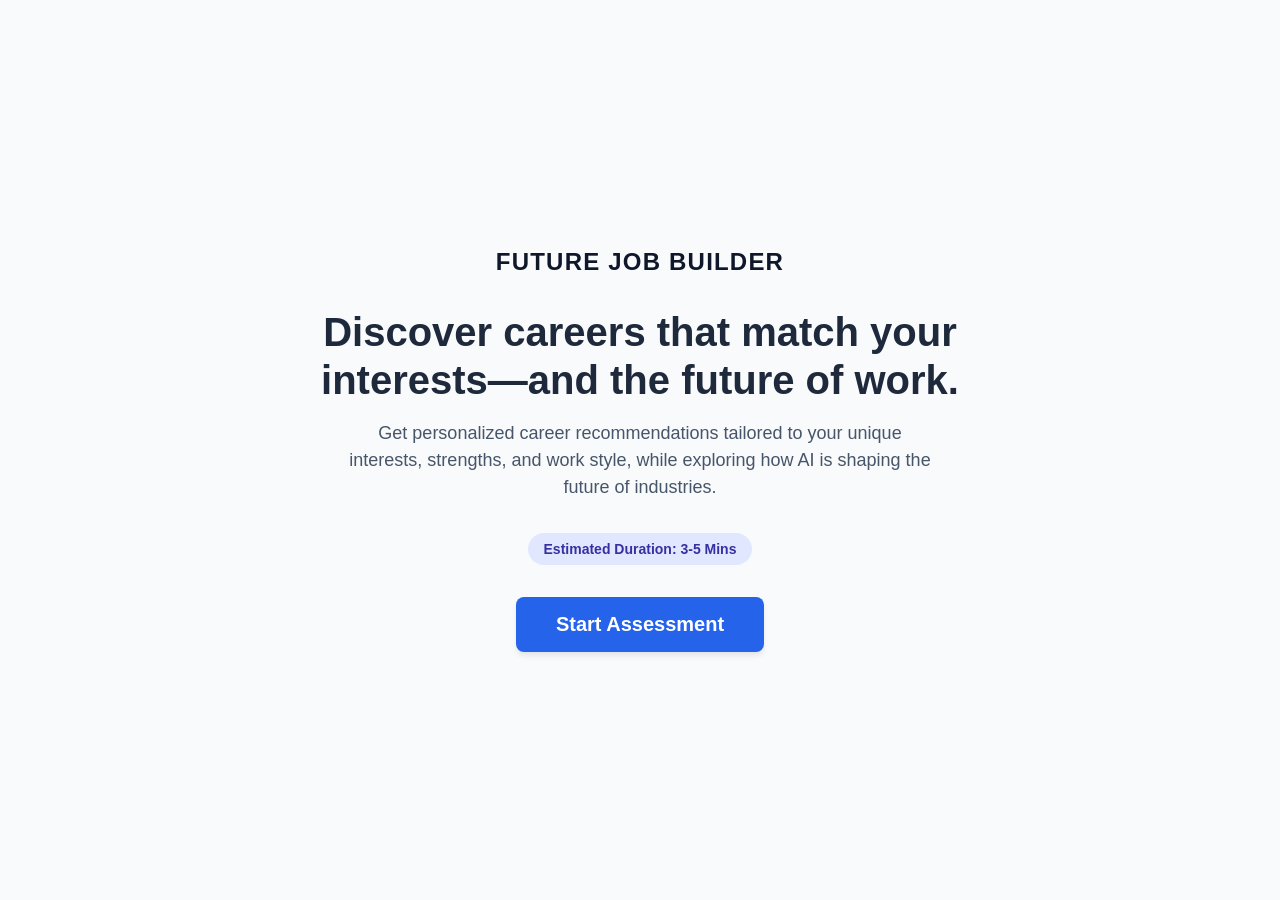
<file: templates/index.html>
<!DOCTYPE html>
<html lang="en">
<head>
    <meta charset="UTF-8">
    <meta name="viewport" content="width=device-width, initial-scale=1.0">
    <title>Future Job Builder</title>
    
    <style>
        /* All CSS is included internally here to avoid creating external files */
        body {
            font-family: 'Segoe UI', Tahoma, Geneva, Verdana, sans-serif;
            margin: 0;
            padding: 0;
            display: flex;
            flex-direction: column;
            align-items: center;
            justify-content: center;
            min-height: 100vh;
            background-color: #f8fafc;
            text-align: center;
        }
        .header-container {
            margin-bottom: 2rem;
        }
        .header-container h1 {
            color: #0f172a;
            font-size: 1.5rem;
            margin: 0;
            text-transform: uppercase;
            letter-spacing: 0.05em;
        }
        .hero-text {
            font-size: 2.5rem;
            color: #1e293b;
            max-width: 800px;
            margin: 0 auto 1rem auto;
            line-height: 1.2;
        }
        .explanation {
            font-size: 1.125rem;
            color: #475569;
            max-width: 600px;
            margin: 0 auto 2rem auto;
            line-height: 1.5;
        }
        .duration-badge {
            display: inline-block;
            background-color: #e0e7ff;
            color: #3730a3;
            padding: 0.5rem 1rem;
            border-radius: 9999px;
            font-weight: 600;
            margin-bottom: 2rem;
            font-size: 0.875rem;
        }
        .cta-button {
            display: inline-block;
            background-color: #2563eb;
            color: #ffffff;
            padding: 1rem 2.5rem;
            font-size: 1.25rem;
            font-weight: bold;
            text-decoration: none;
            border-radius: 0.5rem;
            box-shadow: 0 4px 6px -1px rgba(0, 0, 0, 0.1);
            transition: background-color 0.2s ease-in-out;
        }
        .cta-button:hover {
            background-color: #1d4ed8;
        }
    </style>
</head>
<body>
    <header class="header-container">
        <!-- Minimalistic viewport header -->
        <h1>Future Job Builder</h1>
    </header>
    
    <main>
        <!-- Prominent hero text block -->
        <h2 class="hero-text">Discover careers that match your interests&mdash;and the future of work.</h2>
        
        <!-- Brief explanation of the platform -->
        <p class="explanation">
            Get personalized career recommendations tailored to your unique interests, strengths, and work style, while exploring how AI is shaping the future of industries.
        </p>
        
        <!-- Inline clear visual badge for metadata metrics -->
        <div class="duration-badge">
            Estimated Duration: 3-5 Mins
        </div>
        
        <br>
        
        <!-- Distinct, high-contrast Call-to-Action button mapping natively to /assessment -->
        <a href="/assessment" class="cta-button">Start Assessment</a>
    </main>
</body>
</html>
</file>
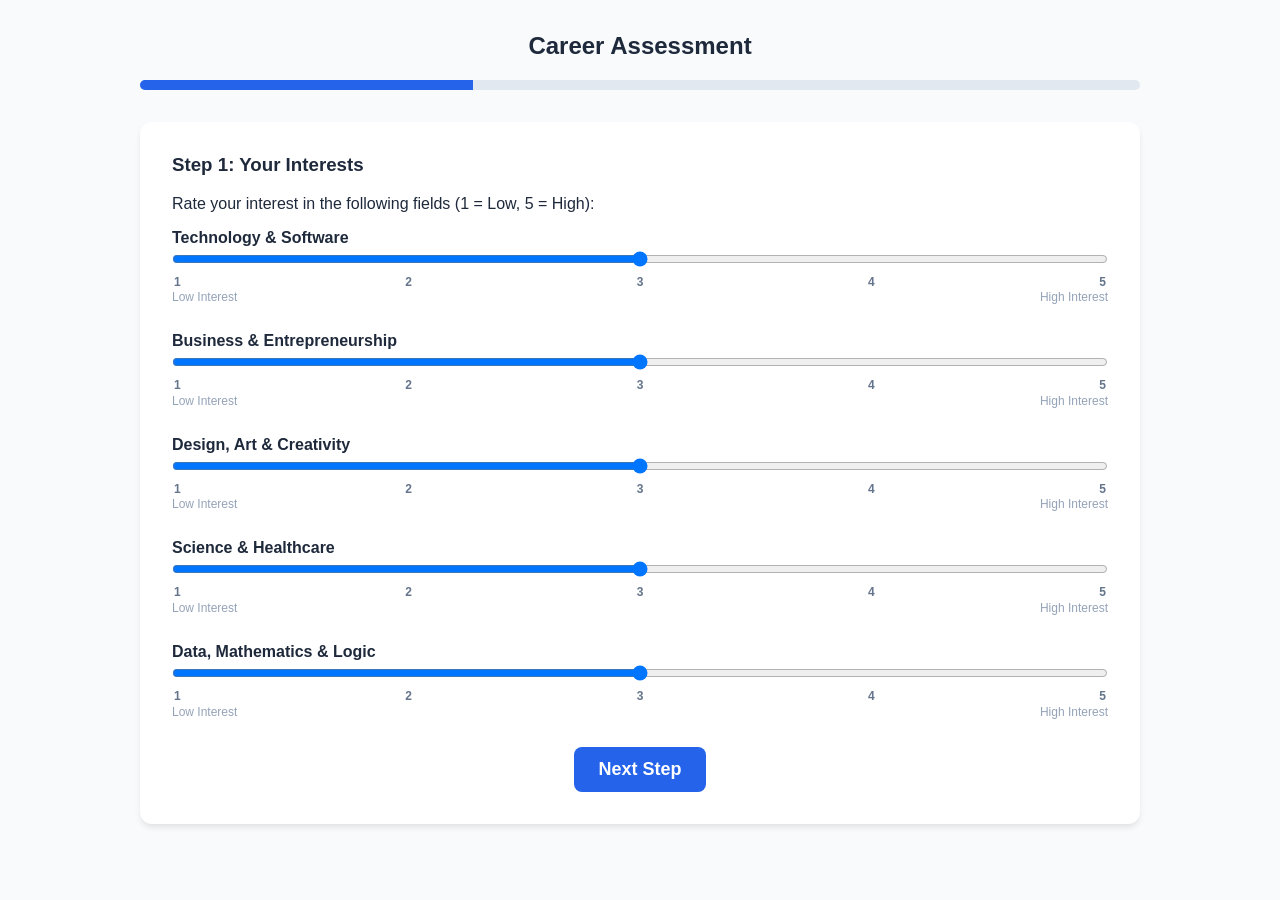
<file: templates/assessment.html>
<!DOCTYPE html>
<html lang="en">
<head>
    <meta charset="UTF-8">
    <meta name="viewport" content="width=device-width, initial-scale=1.0">
    <title>Career Assessment - Future Job Builder</title>
    <link rel="stylesheet" href="/static/css/style.css">
    <style>
        /* Slider Indicator Styles */
        .slider-group {
            margin-bottom: 1.75rem;
            text-align: left;
        }
        .slider-group label {
            display: block;
            font-weight: 600;
            margin-bottom: 0.25rem;
            color: #1e293b;
        }
        .slider-wrapper {
            display: flex;
            align-items: center;
            gap: 1rem;
        }
        .slider-side-label {
            font-size: 0.875rem;
            font-weight: 500;
            color: #475569;
            min-width: 110px;
        }
        .slider-side-label.left { text-align: right; }
        .slider-side-label.right { text-align: left; }
        
        .slider-container {
            flex-grow: 1;
        }
        .slider-container input[type="range"] {
            width: 100%;
            margin: 0;
            cursor: pointer;
        }
        .slider-ticks {
            display: flex;
            justify-content: space-between;
            padding: 0 2px;
            margin-top: 0.25rem;
        }
        .slider-ticks span {
            font-size: 0.75rem;
            color: #64748b;
            font-weight: 600;
        }
        .slider-word-labels {
            display: flex;
            justify-content: space-between;
            font-size: 0.75rem;
            color: #94a3b8;
            margin-top: 0.1rem;
        }
        .textarea-group {
            margin-bottom: 1.5rem;
            text-align: left;
        }
        .textarea-group label {
            display: block;
            font-weight: 600;
            margin-bottom: 0.5rem;
            color: #1e293b;
        }
        .textarea-group textarea {
            width: 100%;
            min-height: 80px;
            padding: 0.75rem;
            border: 1px solid #cbd5e1;
            border-radius: 0.375rem;
            font-family: inherit;
            font-size: 0.95rem;
            box-sizing: border-box;
            resize: vertical;
        }
    </style>
</head>
<body>
    <div class="container">
        <h2 class="text-center">Career Assessment</h2>
        
        <div class="progress-container">
            <div class="progress-bar" id="progressBar"></div>
        </div>

        <form id="assessmentForm">
            <div class="assessment-section" id="section-interests">
                <h3>Step 1: Your Interests</h3>
                <p>Rate your interest in the following fields (1 = Low, 5 = High):</p>
                
                <div class="slider-group">
                    <label>Technology & Software</label>
                    <div class="slider-container">
                        <input type="range" name="interests.tech" min="1" max="5" value="3" step="1" list="tickmarks">
                        <div class="slider-ticks"><span>1</span><span>2</span><span>3</span><span>4</span><span>5</span></div>
                        <div class="slider-word-labels"><span>Low Interest</span><span>High Interest</span></div>
                    </div>
                </div>

                <div class="slider-group">
                    <label>Business & Entrepreneurship</label>
                    <div class="slider-container">
                        <input type="range" name="interests.business" min="1" max="5" value="3" step="1">
                        <div class="slider-ticks"><span>1</span><span>2</span><span>3</span><span>4</span><span>5</span></div>
                        <div class="slider-word-labels"><span>Low Interest</span><span>High Interest</span></div>
                    </div>
                </div>

                <div class="slider-group">
                    <label>Design, Art & Creativity</label>
                    <div class="slider-container">
                        <input type="range" name="interests.design" min="1" max="5" value="3" step="1">
                        <div class="slider-ticks"><span>1</span><span>2</span><span>3</span><span>4</span><span>5</span></div>
                        <div class="slider-word-labels"><span>Low Interest</span><span>High Interest</span></div>
                    </div>
                </div>

                <div class="slider-group">
                    <label>Science & Healthcare</label>
                    <div class="slider-container">
                        <input type="range" name="interests.science" min="1" max="5" value="3" step="1">
                        <div class="slider-ticks"><span>1</span><span>2</span><span>3</span><span>4</span><span>5</span></div>
                        <div class="slider-word-labels"><span>Low Interest</span><span>High Interest</span></div>
                    </div>
                </div>

                <div class="slider-group">
                    <label>Data, Mathematics & Logic</label>
                    <div class="slider-container">
                        <input type="range" name="interests.data" min="1" max="5" value="3" step="1">
                        <div class="slider-ticks"><span>1</span><span>2</span><span>3</span><span>4</span><span>5</span></div>
                        <div class="slider-word-labels"><span>Low Interest</span><span>High Interest</span></div>
                    </div>
                </div>

                <div class="text-center">
                    <button type="button" class="btn next-btn">Next Step</button>
                </div>
            </div>

            <div class="assessment-section" id="section-strengths">
                <h3>Step 2: Personal Strengths</h3>
                <p>Rate your confidence in the following skills (1 = Weak, 5 = Strong):</p>
                
                <div class="slider-group">
                    <label>Leadership & Initiative</label>
                    <div class="slider-container">
                        <input type="range" name="strengths.leadership" min="1" max="5" value="3" step="1">
                        <div class="slider-ticks"><span>1</span><span>2</span><span>3</span><span>4</span><span>5</span></div>
                        <div class="slider-word-labels"><span>Needs Work</span><span>Very Strong</span></div>
                    </div>
                </div>

                <div class="slider-group">
                    <label>Problem Solving & Critical Thinking</label>
                    <div class="slider-container">
                        <input type="range" name="strengths.problem_solving" min="1" max="5" value="3" step="1">
                        <div class="slider-ticks"><span>1</span><span>2</span><span>3</span><span>4</span><span>5</span></div>
                        <div class="slider-word-labels"><span>Needs Work</span><span>Very Strong</span></div>
                    </div>
                </div>

                <div class="slider-group">
                    <label>Analytical & Mathematical Thinking</label>
                    <div class="slider-container">
                        <input type="range" name="strengths.analytical" min="1" max="5" value="3" step="1">
                        <div class="slider-ticks"><span>1</span><span>2</span><span>3</span><span>4</span><span>5</span></div>
                        <div class="slider-word-labels"><span>Needs Work</span><span>Very Strong</span></div>
                    </div>
                </div>

                <div class="slider-group">
                    <label>Teamwork & Communication</label>
                    <div class="slider-container">
                        <input type="range" name="strengths.teamwork" min="1" max="5" value="3" step="1">
                        <div class="slider-ticks"><span>1</span><span>2</span><span>3</span><span>4</span><span>5</span></div>
                        <div class="slider-word-labels"><span>Needs Work</span><span>Very Strong</span></div>
                    </div>
                </div>

                <div class="slider-group">
                    <label>Adaptability & Learning Speed</label>
                    <div class="slider-container">
                        <input type="range" name="strengths.adaptability" min="1" max="5" value="3" step="1">
                        <div class="slider-ticks"><span>1</span><span>2</span><span>3</span><span>4</span><span>5</span></div>
                        <div class="slider-word-labels"><span>Needs Work</span><span>Very Strong</span></div>
                    </div>
                </div>

                <div class="text-center">
                    <button type="button" class="btn prev-btn" style="background:#64748b; margin-right: 1rem;">Back</button>
                    <button type="button" class="btn next-btn">Next Step</button>
                </div>
            </div>

            <div class="assessment-section" id="section-preferences">
                <h3>Step 3: Work Preferences & Priorities</h3>
                <p>Adjust the sliders according to your preferences:</p>

                <div class="slider-group">
                    <label style="text-align: center; margin-bottom: 0.5rem;">Collaboration Style</label>
                    <div class="slider-wrapper">
                        <span class="slider-side-label left">Independent Work</span>
                        <div class="slider-container">
                            <input type="range" name="preferences.collaborative" min="1" max="5" value="3" step="1">
                            <div class="slider-ticks"><span>1</span><span>2</span><span>3</span><span>4</span><span>5</span></div>
                        </div>
                        <span class="slider-side-label right">Team Collaboration</span>
                    </div>
                </div>

                <div class="slider-group">
                    <label style="text-align: center; margin-bottom: 0.5rem;">Work Strategy</label>
                    <div class="slider-wrapper">
                        <span class="slider-side-label left">Hands-On Execution</span>
                        <div class="slider-container">
                            <input type="range" name="preferences.strategic" min="1" max="5" value="3" step="1">
                            <div class="slider-ticks"><span>1</span><span>2</span><span>3</span><span>4</span><span>5</span></div>
                        </div>
                        <span class="slider-side-label right">Strategic Planning</span>
                    </div>
                </div>

                <div class="slider-group">
                    <label>High Salary Potential</label>
                    <div class="slider-container">
                        <input type="range" name="priorities.salary" min="1" max="5" value="3" step="1">
                        <div class="slider-ticks"><span>1</span><span>2</span><span>3</span><span>4</span><span>5</span></div>
                        <div class="slider-word-labels"><span>Not Important</span><span>Essential</span></div>
                    </div>
                </div>

                <div class="slider-group">
                    <label>Innovation & Social Impact</label>
                    <div class="slider-container">
                        <input type="range" name="priorities.innovation" min="1" max="5" value="3" step="1">
                        <div class="slider-ticks"><span>1</span><span>2</span><span>3</span><span>4</span><span>5</span></div>
                        <div class="slider-word-labels"><span>Not Important</span><span>Essential</span></div>
                    </div>
                </div>

                <div class="slider-group">
                    <label>Work-Life Balance & Stability</label>
                    <div class="slider-container">
                        <input type="range" name="priorities.flexibility" min="1" max="5" value="3" step="1">
                        <div class="slider-ticks"><span>1</span><span>2</span><span>3</span><span>4</span><span>5</span></div>
                        <div class="slider-word-labels"><span>Not Important</span><span>Essential</span></div>
                    </div>
                </div>

                <hr style="border: none; border-top: 1px solid #e2e8f0; margin: 2rem 0;">

                <div class="textarea-group">
                    <label for="userLikes">What activities, topics, or subjects do you enjoy most?</label>
                    <textarea id="userLikes" name="text_inputs.likes" placeholder="e.g., Coding small projects, designing graphics, organizing events, biology, helping friends solve problems..."></textarea>
                </div>

                <div class="textarea-group">
                    <label for="userDislikes">What work environments or activities do you dislike or want to avoid?</label>
                    <textarea id="userDislikes" name="text_inputs.dislikes" placeholder="e.g., Doing repetitive math problems, public speaking, working late nights, sitting alone all day..."></textarea>
                </div>

                <div class="text-center">
                    <button type="button" class="btn prev-btn" style="background:#64748b; margin-right: 1rem;">Back</button>
                    <button type="submit" class="btn" style="background:#16a34a;">Submit Assessment</button>
                </div>
            </div>
        </form>
    </div>

    <script src="/static/js/app.js"></script>
</body>
</html>
</file>
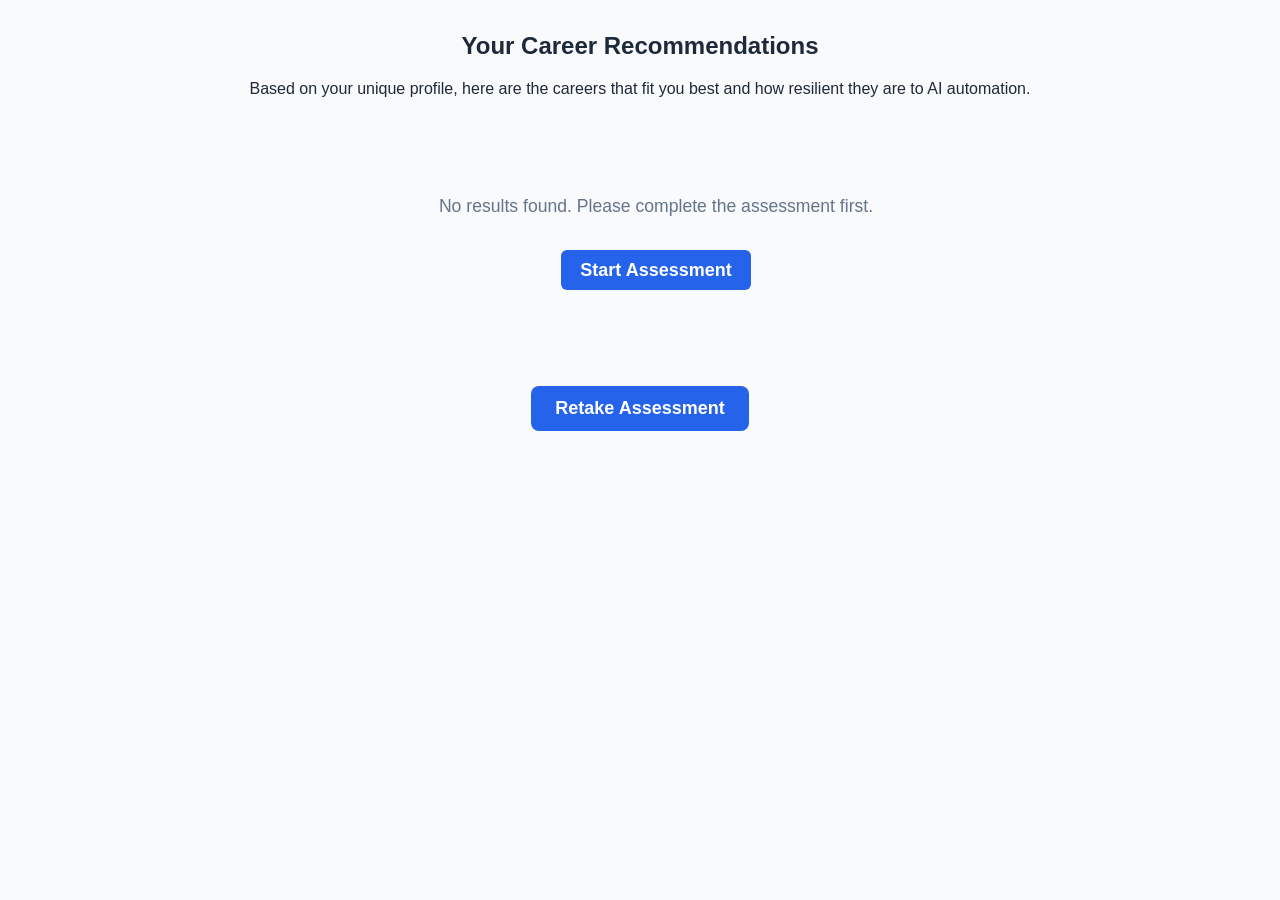
<file: templates/results_backup.html>
<!-- templates/results.html -->
<!DOCTYPE html>
<html lang="en">
<head>
    <meta charset="UTF-8">
    <meta name="viewport" content="width=device-width, initial-scale=1.0">
    <title>Your Results - Future Job Builder</title>
    <link rel="stylesheet" href="/static/css/style.css">
</head>
<body>
    <div class="container">
        <header style="text-align: center; margin-bottom: 2rem;">
            <h2>Your Career Recommendations</h2>
            <p>Based on your unique profile, here are the careers that fit you best and how resilient they are to AI automation.</p>
        </header>

        <!-- Dynamic Grid populated by app.js -->
        <div class="results-grid" id="resultsContainer">
            <!-- Career cards will be injected here -->
        </div>

        <div class="text-center" style="margin-top: 3rem;">
            <a href="/assessment" class="btn">Retake Assessment</a>
        </div>
    </div>

    <script src="/static/js/app.js"></script>
</body>
</html>
</file>
<file: static/css/style.css>
/* static/css/style.css */

:root {
    --primary-color: #2563eb;
    --primary-hover: #1d4ed8;
    --background-color: #f8fafc;
    --text-main: #1e293b;
    --text-muted: #475569;
    --card-bg: #ffffff;
    --border-radius: 0.75rem;
}

body {
    font-family: 'Segoe UI', Tahoma, Geneva, Verdana, sans-serif;
    margin: 0;
    padding: 0;
    background-color: var(--background-color);
    color: var(--text-main);
}

/* Layout Utilities */
.container {
    max-width: 1000px;
    margin: 0 auto;
    padding: 2rem;
}

/* Typography & Buttons */
h1, h2, h3, h4 { margin-top: 0; }
.text-center { text-align: center; }

.btn {
    display: inline-block;
    background-color: var(--primary-color);
    color: #fff;
    padding: 0.75rem 1.5rem;
    font-size: 1.125rem;
    font-weight: bold;
    border: none;
    border-radius: 0.5rem;
    cursor: pointer;
    text-decoration: none;
    transition: background-color 0.2s ease-in-out;
}
.btn:hover {
    background-color: var(--primary-hover);
}

/* Progress Bar */
.progress-container {
    width: 100%;
    background-color: #e2e8f0;
    border-radius: 999px;
    height: 10px;
    margin-bottom: 2rem;
    overflow: hidden;
}
.progress-bar {
    height: 100%;
    background-color: var(--primary-color);
    width: 0%;
    transition: width 0.4s ease;
}

/* Assessment Cards */
.assessment-section {
    display: none;
    background: var(--card-bg);
    padding: 2rem;
    border-radius: var(--border-radius);
    box-shadow: 0 4px 6px -1px rgba(0, 0, 0, 0.1);
    margin-bottom: 2rem;
}
.assessment-section.active {
    display: block;
    animation: fadeIn 0.4s ease-in-out;
}
.slider-group {
    margin-bottom: 1.5rem;
}
.slider-group label {
    display: flex;
    justify-content: space-between;
    font-weight: 600;
    margin-bottom: 0.5rem;
    text-transform: capitalize;
}
input[type="range"] {
    width: 100%;
    cursor: pointer;
}

/* Analysis Ticker */
.ticker-container {
    display: flex;
    flex-direction: column;
    align-items: center;
    justify-content: center;
    min-height: 60vh;
}
.loader-spinner {
    border: 6px solid #e2e8f0;
    border-top: 6px solid var(--primary-color);
    border-radius: 50%;
    width: 50px;
    height: 50px;
    animation: spin 1s linear infinite;
    margin-bottom: 1.5rem;
}
.ticker-text {
    font-size: 1.5rem;
    font-weight: 600;
    color: var(--primary-color);
}

/* Results Dashboard */
.results-grid {
    display: grid;
    grid-template-columns: repeat(auto-fit, minmax(300px, 1fr));
    gap: 1.5rem;
    margin-top: 2rem;
}
.career-card {
    background: var(--card-bg);
    border-radius: var(--border-radius);
    padding: 1.5rem;
    box-shadow: 0 4px 6px -1px rgba(0, 0, 0, 0.1);
    display: flex;
    flex-direction: column;
}
.card-header {
    border-bottom: 1px solid #e2e8f0;
    padding-bottom: 1rem;
    margin-bottom: 1rem;
}
.score-badge {
    display: inline-block;
    padding: 0.25rem 0.75rem;
    border-radius: 999px;
    font-weight: bold;
    font-size: 0.875rem;
    margin-right: 0.5rem;
}
.score-match { background: #dcfce7; color: #166534; }
.score-ai { background: #fee2e2; color: #991b1b; }

.roadmap {
    margin-top: auto;
    background: #f1f5f9;
    padding: 1rem;
    border-radius: 0.5rem;
}
.roadmap h4 { margin: 0.5rem 0; font-size: 1rem; }
.roadmap ul {
    margin: 0 0 1rem 0;
    padding-left: 1.25rem;
    font-size: 0.875rem;
    color: var(--text-muted);
}

/* Animations */
@keyframes fadeIn {
    from { opacity: 0; transform: translateY(10px); }
    to { opacity: 1; transform: translateY(0); }
}
@keyframes spin {
    0% { transform: rotate(0deg); }
    100% { transform: rotate(360deg); }
}
</file>
